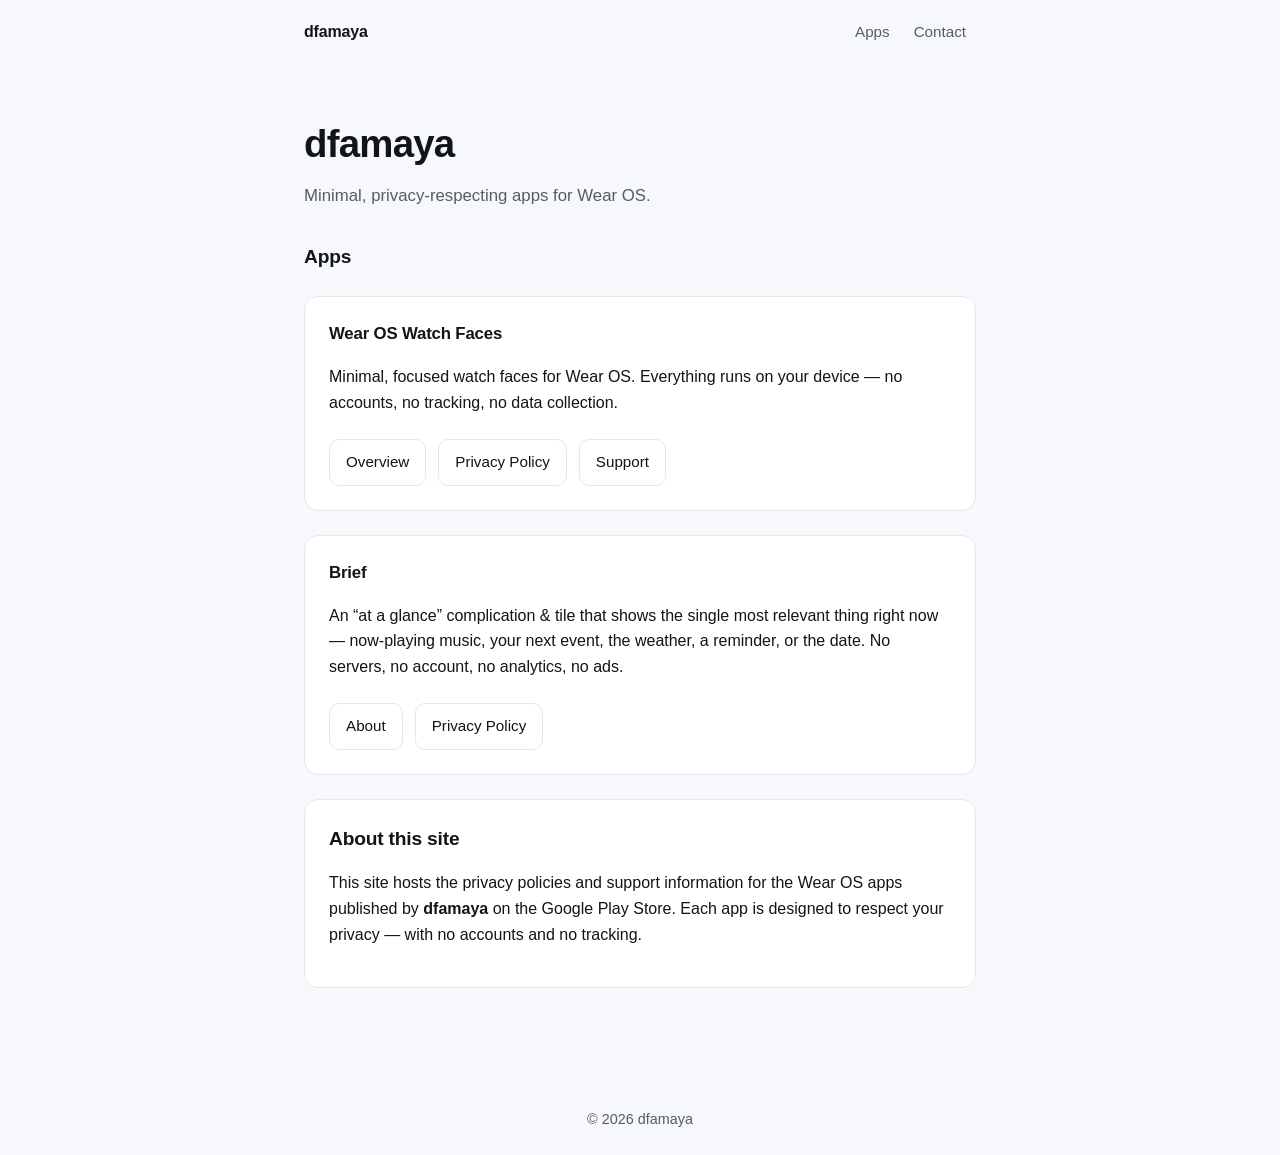
<file: index.html>
<!doctype html>
<html lang="en">
<head>
  <meta charset="utf-8" />
  <meta name="viewport" content="width=device-width, initial-scale=1" />
  <title>dfamaya — Wear OS Apps</title>
  <meta name="description" content="Privacy policies and support for the Wear OS apps by dfamaya." />
  <link rel="stylesheet" href="style.css" />
</head>
<body>
  <header class="site">
    <div class="bar">
      <div class="crumbs">
        <a class="brand" href="./">dfamaya</a>
      </div>
      <nav aria-label="Site">
        <a href="#apps">Apps</a>
        <a href="mailto:developerdfa@gmail.com">Contact</a>
      </nav>
    </div>
  </header>

  <main>
    <h1>dfamaya</h1>
    <p class="tagline">Minimal, privacy-respecting apps for Wear OS.</p>

    <section id="apps">
      <h2>Apps</h2>

      <div class="card">
        <h3>Wear OS Watch Faces</h3>
        <p>
          Minimal, focused watch faces for Wear OS. Everything runs on your
          device &mdash; no accounts, no tracking, no data collection.
        </p>
        <div class="links">
          <a href="watchfaces/">Overview</a>
          <a href="watchfaces/privacy.html">Privacy Policy</a>
          <a href="watchfaces/support.html">Support</a>
        </div>
      </div>

      <div class="card">
        <h3>Brief</h3>
        <p>
          An &ldquo;at a glance&rdquo; complication &amp; tile that shows the
          single most relevant thing right now &mdash; now-playing music, your
          next event, the weather, a reminder, or the date. No servers, no
          account, no analytics, no ads.
        </p>
        <div class="links">
          <a href="brief/">About</a>
          <a href="brief/privacy.html">Privacy Policy</a>
        </div>
      </div>
    </section>

    <div class="card">
      <h2>About this site</h2>
      <p>
        This site hosts the privacy policies and support information for the
        Wear OS apps published by <strong>dfamaya</strong> on the Google Play
        Store. Each app is designed to respect your privacy &mdash; with no
        accounts and no tracking.
      </p>
    </div>
  </main>

  <footer>
    &copy; <span id="year"></span> dfamaya
  </footer>
  <script>document.getElementById('year').textContent = new Date().getFullYear();</script>
</body>
</html>
</file>
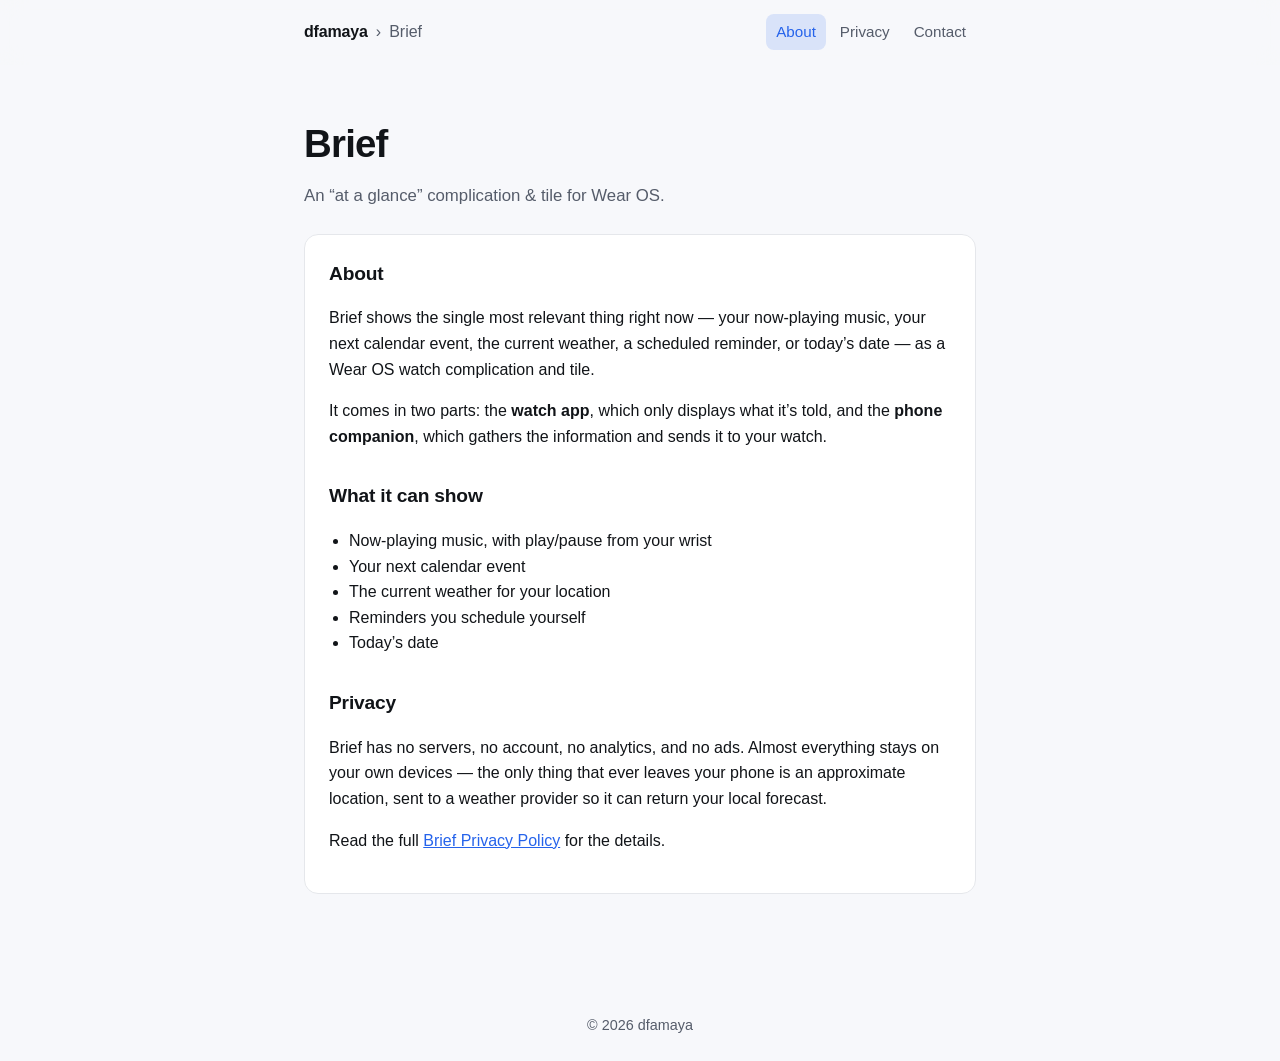
<file: brief/index.html>
<!doctype html>
<html lang="en">
<head>
  <meta charset="utf-8" />
  <meta name="viewport" content="width=device-width, initial-scale=1" />
  <title>Brief — Wear OS Complication &amp; Tile</title>
  <meta name="description" content="Brief is an 'at a glance' Wear OS complication and tile by dfamaya. About, privacy, and contact." />
  <link rel="stylesheet" href="../style.css" />
</head>
<body>
  <header class="site">
    <div class="bar">
      <div class="crumbs">
        <a class="brand" href="../">dfamaya</a>
        <span class="sep" aria-hidden="true">›</span>
        <a class="section" href="./">Brief</a>
      </div>
      <nav aria-label="Brief sections">
        <a href="./" aria-current="page">About</a>
        <a href="privacy.html">Privacy</a>
        <a href="mailto:developerdfa@gmail.com">Contact</a>
      </nav>
    </div>
  </header>

  <main>
    <h1>Brief</h1>
    <p class="tagline">An &ldquo;at a glance&rdquo; complication &amp; tile for Wear OS.</p>

    <div class="card">
      <h2>About</h2>
      <p>
        Brief shows the single most relevant thing right now &mdash; your
        now-playing music, your next calendar event, the current weather, a
        scheduled reminder, or today&rsquo;s date &mdash; as a Wear OS watch
        complication and tile.
      </p>
      <p>
        It comes in two parts: the <strong>watch app</strong>, which only
        displays what it&rsquo;s told, and the <strong>phone companion</strong>,
        which gathers the information and sends it to your watch.
      </p>

      <h2>What it can show</h2>
      <ul>
        <li>Now-playing music, with play/pause from your wrist</li>
        <li>Your next calendar event</li>
        <li>The current weather for your location</li>
        <li>Reminders you schedule yourself</li>
        <li>Today&rsquo;s date</li>
      </ul>

      <h2>Privacy</h2>
      <p>
        Brief has no servers, no account, no analytics, and no ads. Almost
        everything stays on your own devices &mdash; the only thing that ever
        leaves your phone is an approximate location, sent to a weather provider
        so it can return your local forecast.
      </p>
      <p>
        Read the full <a href="privacy.html">Brief Privacy Policy</a> for the
        details.
      </p>
    </div>
  </main>

  <footer>
    &copy; <span id="year"></span> dfamaya
  </footer>
  <script>document.getElementById('year').textContent = new Date().getFullYear();</script>
</body>
</html>
</file>
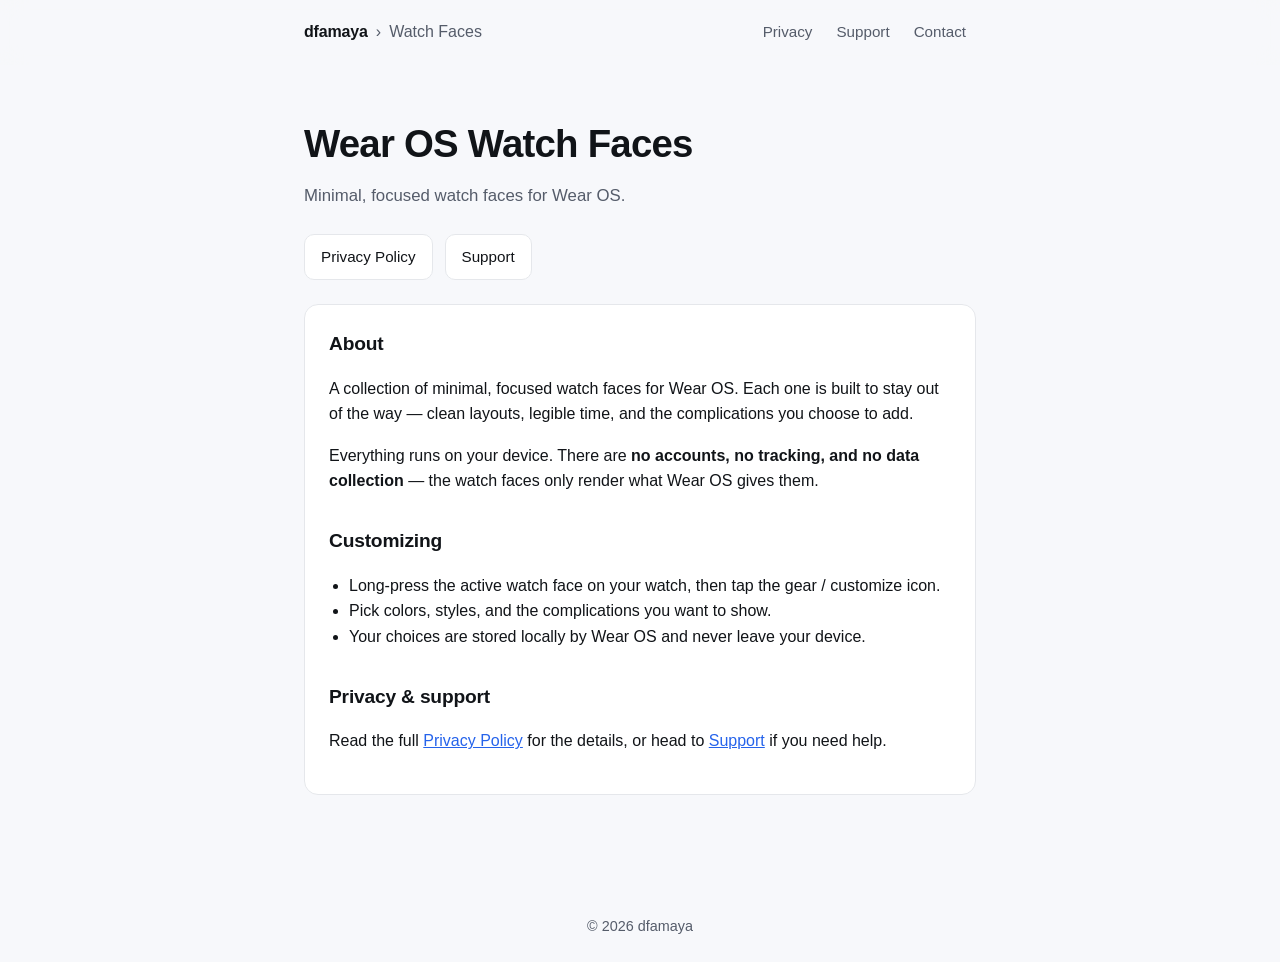
<file: watchfaces/index.html>
<!doctype html>
<html lang="en">
<head>
  <meta charset="utf-8" />
  <meta name="viewport" content="width=device-width, initial-scale=1" />
  <title>Wear OS Watch Faces — dfamaya</title>
  <meta name="description" content="Minimal, privacy-respecting watch faces for Wear OS by dfamaya. About, privacy, and support." />
  <link rel="stylesheet" href="../style.css" />
</head>
<body>
  <header class="site">
    <div class="bar">
      <div class="crumbs">
        <a class="brand" href="../">dfamaya</a>
        <span class="sep" aria-hidden="true">›</span>
        <a class="section" href="./">Watch Faces</a>
      </div>
      <nav aria-label="Watch Faces sections">
        <a href="privacy.html">Privacy</a>
        <a href="support.html">Support</a>
        <a href="mailto:developerdfa@gmail.com">Contact</a>
      </nav>
    </div>
  </header>

  <main>
    <h1>Wear OS Watch Faces</h1>
    <p class="tagline">Minimal, focused watch faces for Wear OS.</p>

    <div class="links">
      <a href="privacy.html">Privacy Policy</a>
      <a href="support.html">Support</a>
    </div>

    <div class="card">
      <h2>About</h2>
      <p>
        A collection of minimal, focused watch faces for Wear OS. Each one is
        built to stay out of the way &mdash; clean layouts, legible time, and the
        complications you choose to add.
      </p>
      <p>
        Everything runs on your device. There are <strong>no accounts, no
        tracking, and no data collection</strong> &mdash; the watch faces only
        render what Wear OS gives them.
      </p>

      <h2>Customizing</h2>
      <ul>
        <li>Long-press the active watch face on your watch, then tap the gear / customize icon.</li>
        <li>Pick colors, styles, and the complications you want to show.</li>
        <li>Your choices are stored locally by Wear OS and never leave your device.</li>
      </ul>

      <h2>Privacy &amp; support</h2>
      <p>
        Read the full <a href="privacy.html">Privacy Policy</a> for the details,
        or head to <a href="support.html">Support</a> if you need help.
      </p>
    </div>
  </main>

  <footer>
    &copy; <span id="year"></span> dfamaya
  </footer>
  <script>document.getElementById('year').textContent = new Date().getFullYear();</script>
</body>
</html>
</file>
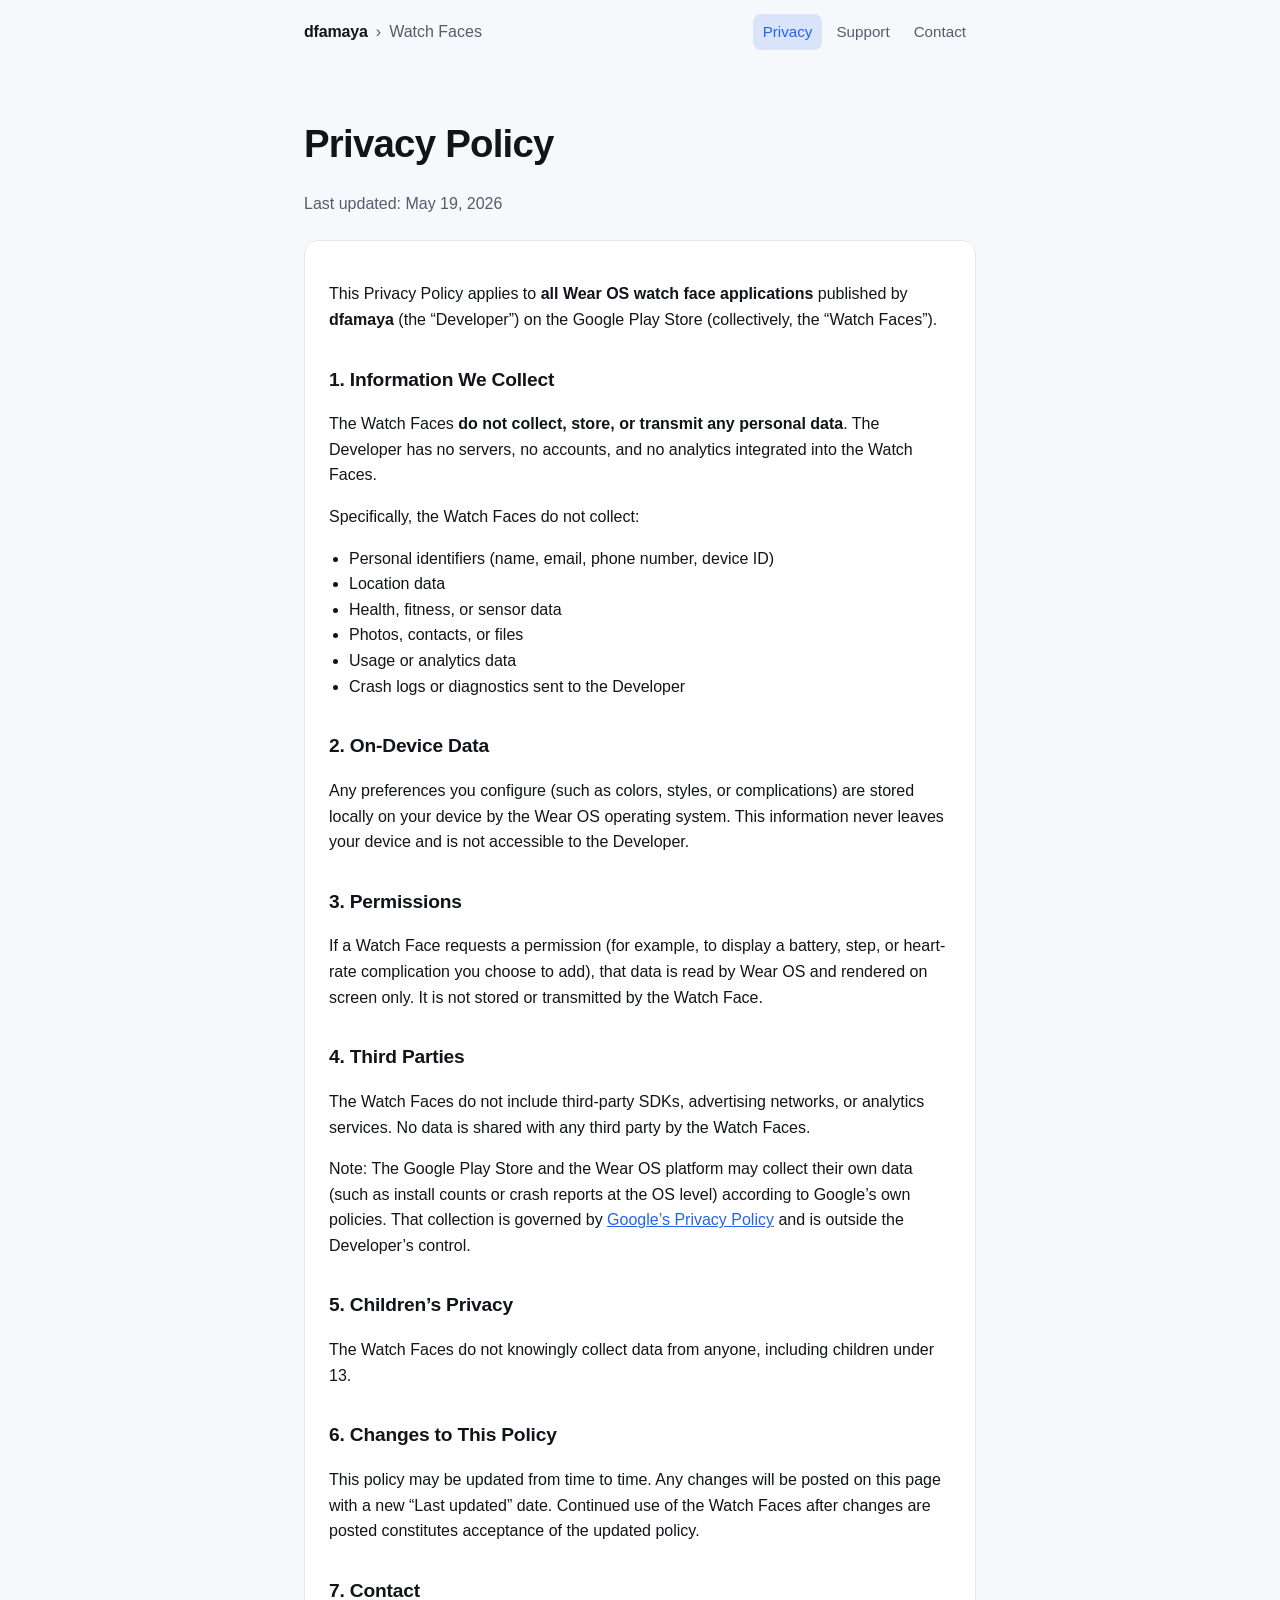
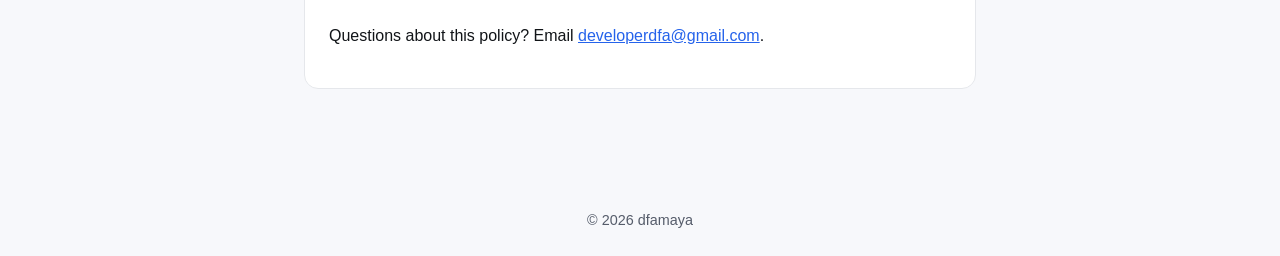
<file: privacy.html>
<!doctype html>
<html lang="en">
<head>
  <meta charset="utf-8" />
  <meta name="viewport" content="width=device-width, initial-scale=1" />
  <title>Redirecting… — dfamaya Watch Faces Privacy Policy</title>
  <link rel="canonical" href="watchfaces/privacy.html" />
  <meta http-equiv="refresh" content="0; url=watchfaces/privacy.html" />
  <meta name="robots" content="noindex" />
  <script>location.replace('watchfaces/privacy.html');</script>
</head>
<body>
  <p>This page has moved to
    <a href="watchfaces/privacy.html">watchfaces/privacy.html</a>.</p>
</body>
</html>
</file>
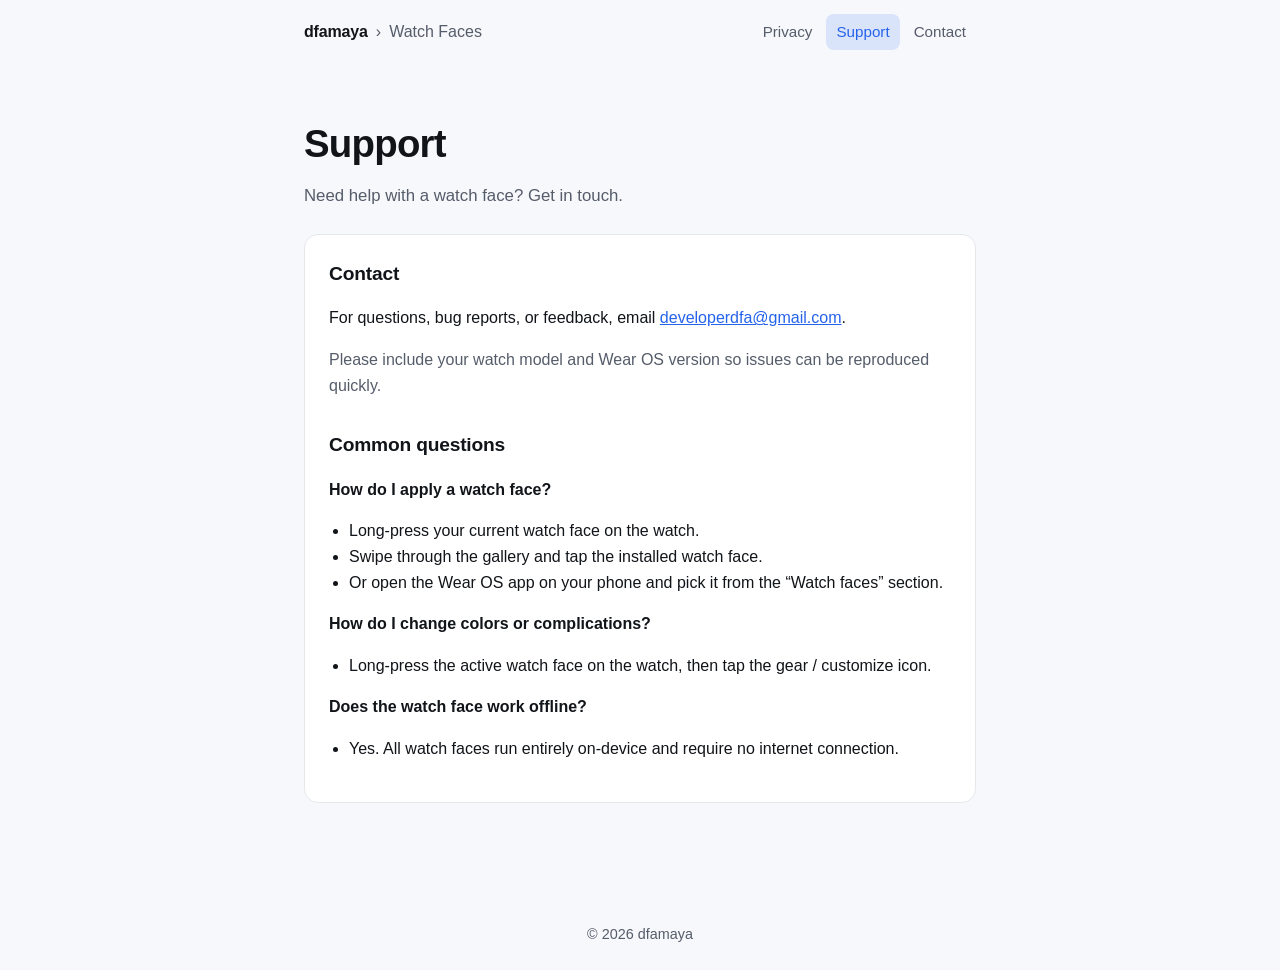
<file: support.html>
<!doctype html>
<html lang="en">
<head>
  <meta charset="utf-8" />
  <meta name="viewport" content="width=device-width, initial-scale=1" />
  <title>Redirecting… — dfamaya Watch Faces Support</title>
  <link rel="canonical" href="watchfaces/support.html" />
  <meta http-equiv="refresh" content="0; url=watchfaces/support.html" />
  <meta name="robots" content="noindex" />
  <script>location.replace('watchfaces/support.html');</script>
</head>
<body>
  <p>This page has moved to
    <a href="watchfaces/support.html">watchfaces/support.html</a>.</p>
</body>
</html>
</file>
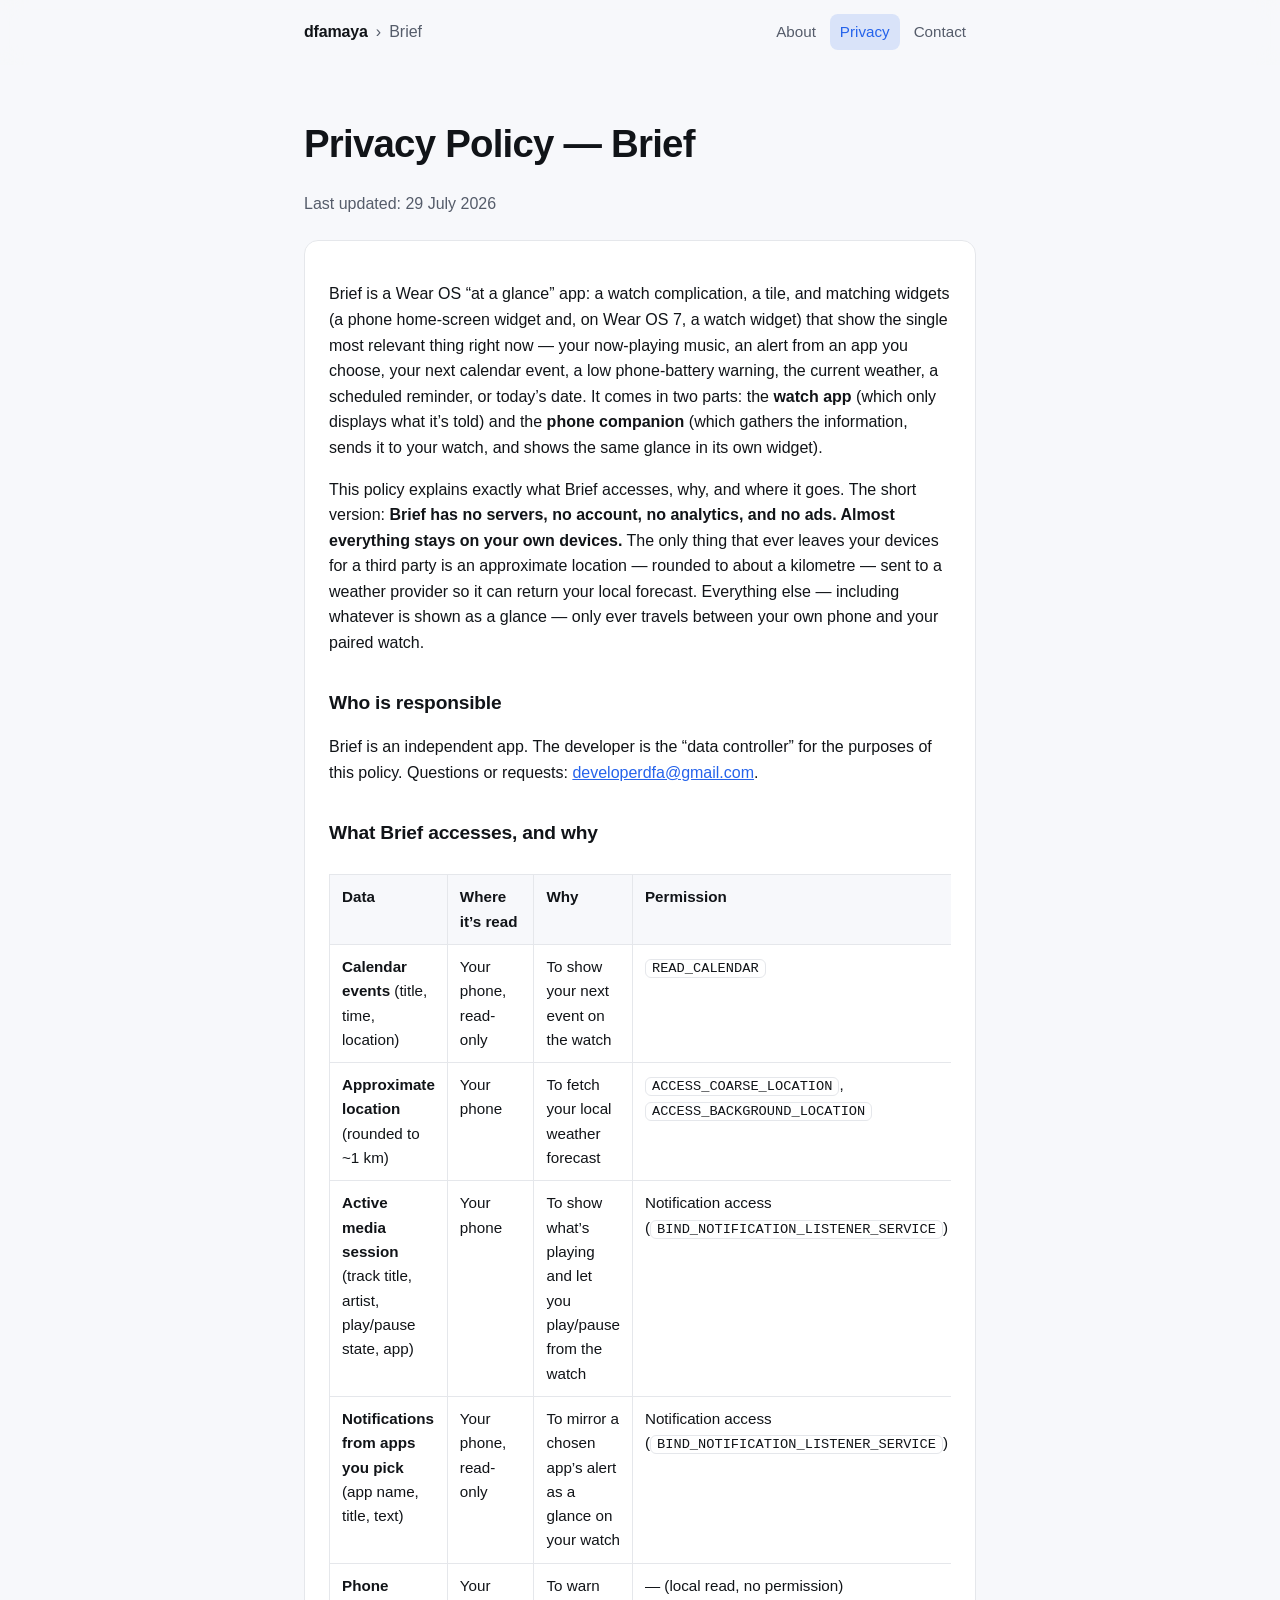
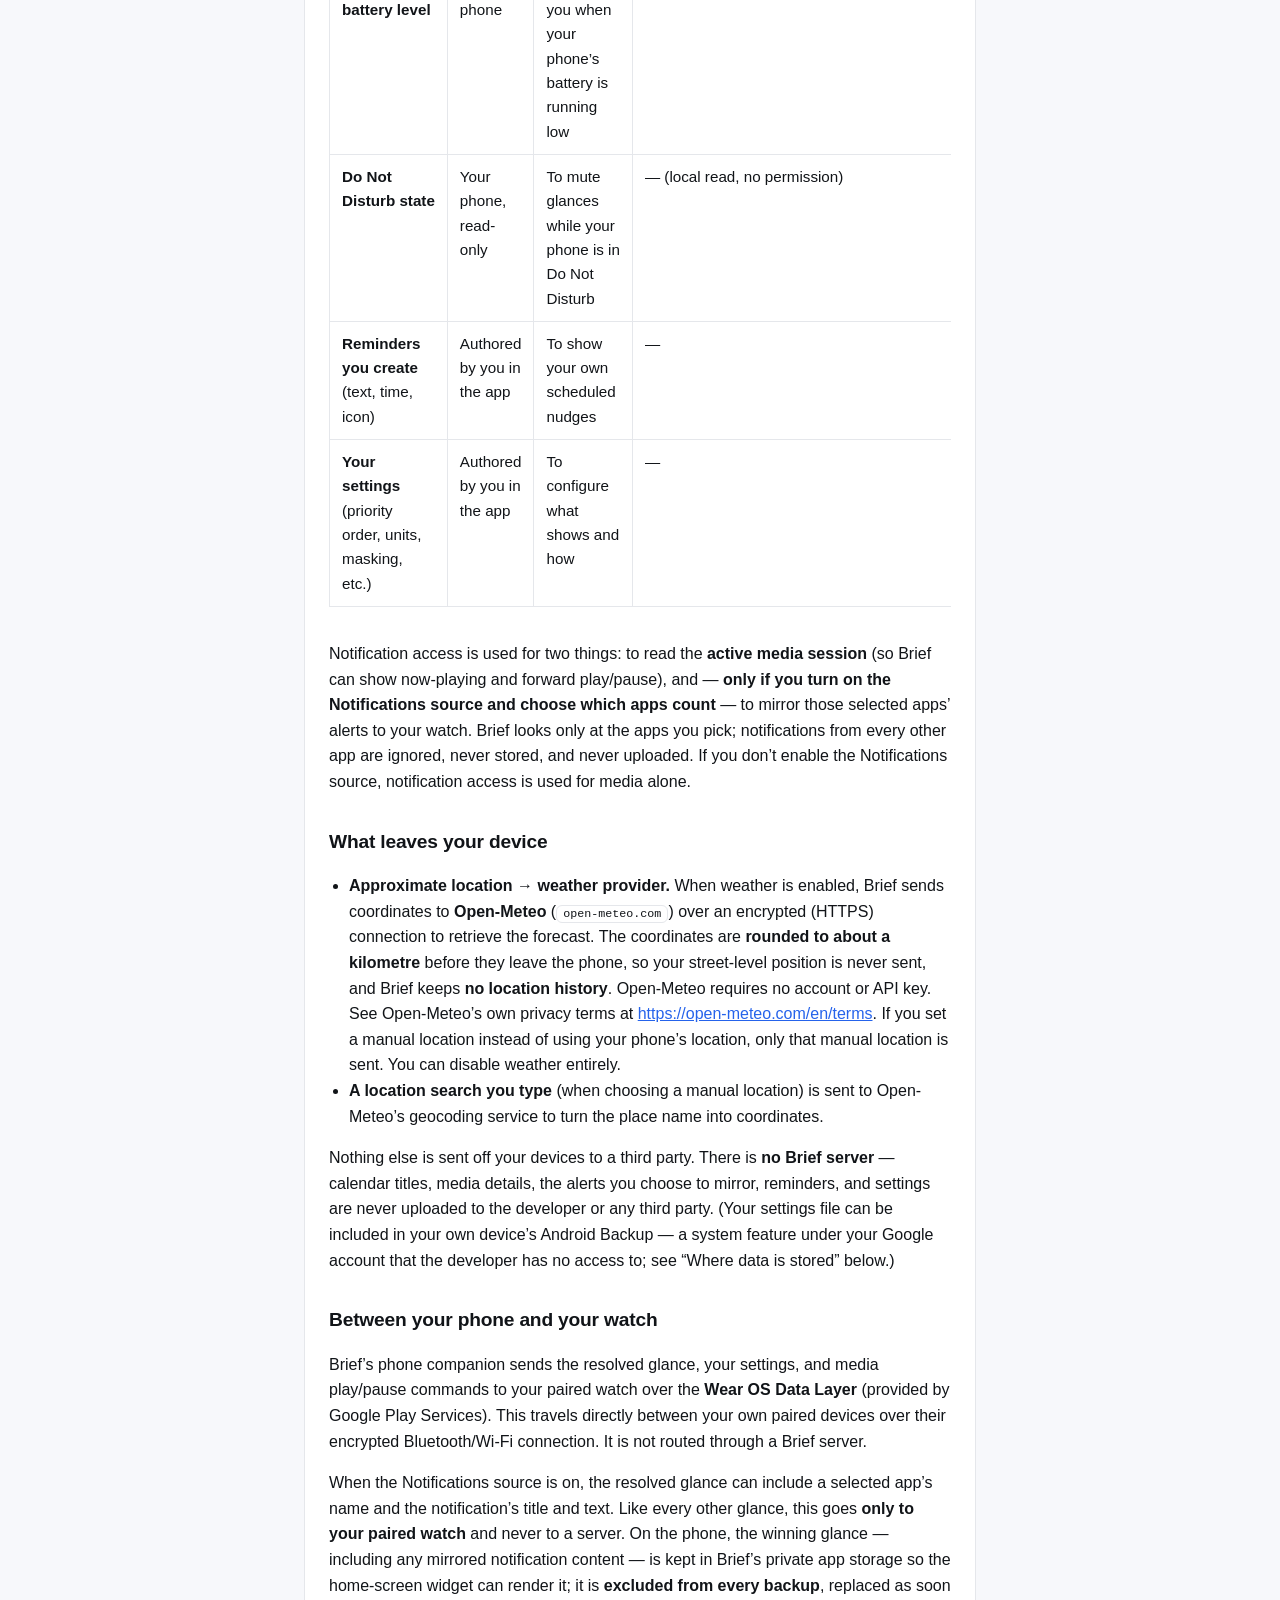
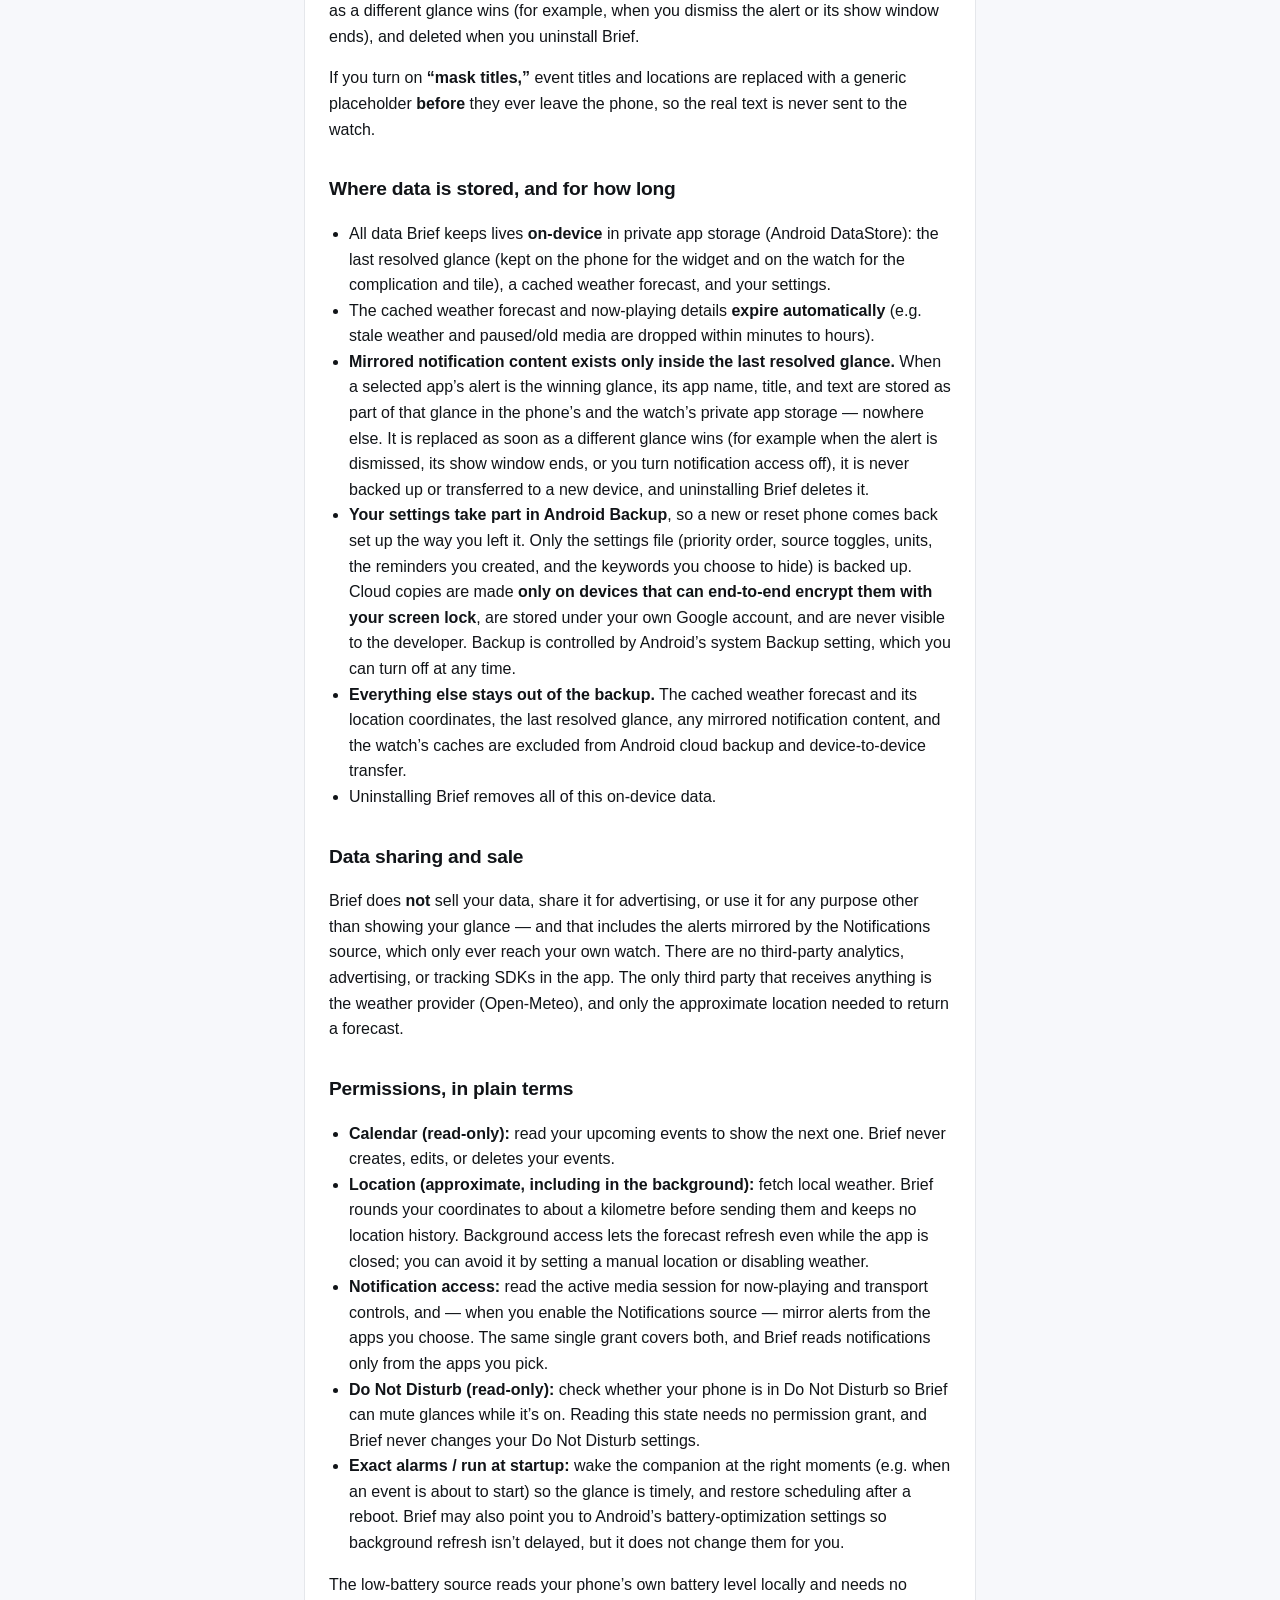
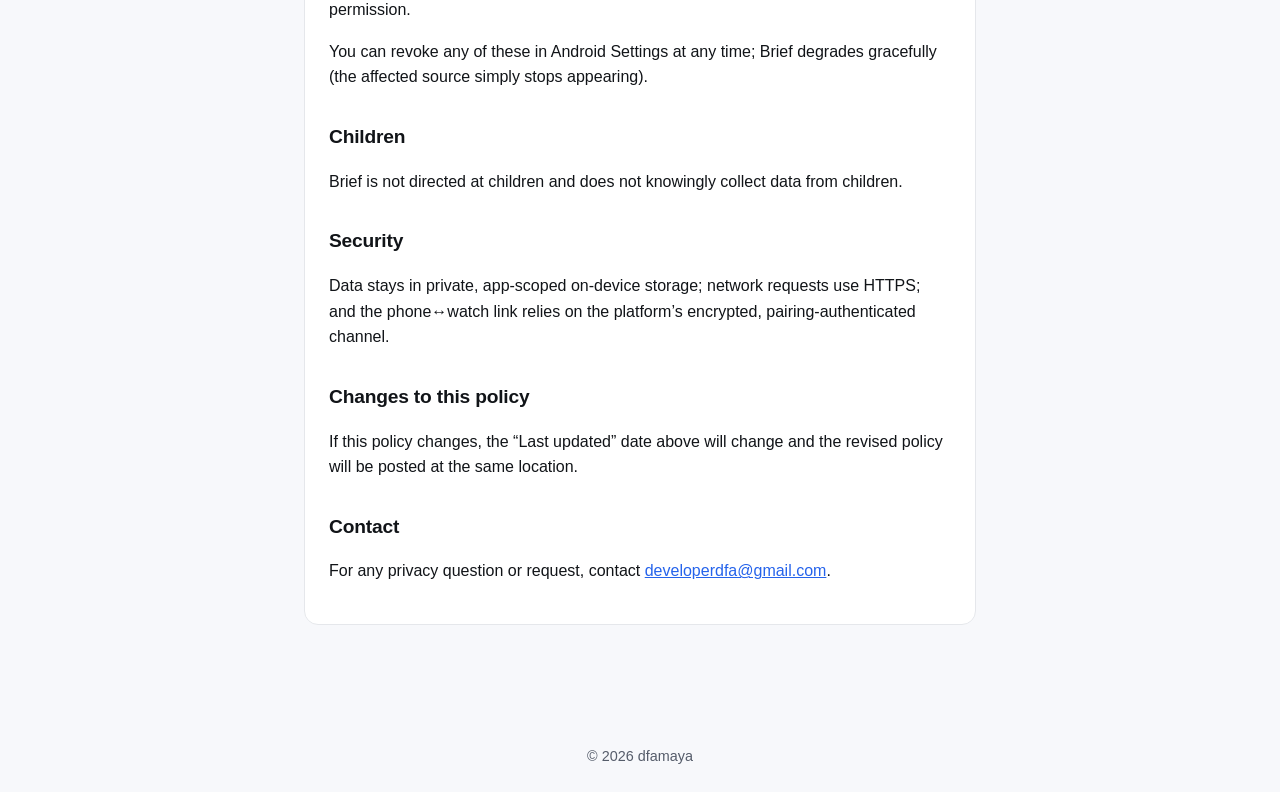
<file: brief/privacy.html>
<!doctype html>
<html lang="en">
<head>
  <meta charset="utf-8" />
  <meta name="viewport" content="width=device-width, initial-scale=1" />
  <title>Privacy Policy — Brief</title>
  <meta name="description" content="Privacy policy for Brief, the 'at a glance' Wear OS complication and tile by dfamaya." />
  <link rel="stylesheet" href="../style.css" />
</head>
<body>
  <header class="site">
    <div class="bar">
      <div class="crumbs">
        <a class="brand" href="../">dfamaya</a>
        <span class="sep" aria-hidden="true">›</span>
        <a class="section" href="./">Brief</a>
      </div>
      <nav aria-label="Brief sections">
        <a href="./">About</a>
        <a href="privacy.html" aria-current="page">Privacy</a>
        <a href="mailto:developerdfa@gmail.com">Contact</a>
      </nav>
    </div>
  </header>

  <main>
    <h1>Privacy Policy &mdash; Brief</h1>
    <p class="muted">Last updated: 29 July 2026</p>

    <div class="card">
      <p>
        Brief is a Wear OS &ldquo;at a glance&rdquo; app: a watch complication,
        a tile, and matching widgets (a phone home-screen widget and, on
        Wear OS 7, a watch widget) that show the single most relevant thing
        right now &mdash; your now-playing music, an alert from an app you
        choose, your next calendar event, a low phone-battery warning, the
        current weather, a scheduled reminder, or today&rsquo;s date. It comes
        in two parts: the <strong>watch app</strong> (which only displays what
        it&rsquo;s told) and the <strong>phone companion</strong> (which gathers
        the information, sends it to your watch, and shows the same glance in
        its own widget).
      </p>
      <p>
        This policy explains exactly what Brief accesses, why, and where it goes.
        The short version: <strong>Brief has no servers, no account, no
        analytics, and no ads. Almost everything stays on your own
        devices.</strong> The only thing that ever leaves your devices for a
        third party is an approximate location &mdash; rounded to about a
        kilometre &mdash; sent to a weather provider so it can return your local
        forecast. Everything else &mdash; including whatever is shown as a glance
        &mdash; only ever travels between your own phone and your paired watch.
      </p>

      <h2>Who is responsible</h2>
      <p>
        Brief is an independent app. The developer is the &ldquo;data
        controller&rdquo; for the purposes of this policy. Questions or requests:
        <a href="mailto:developerdfa@gmail.com">developerdfa@gmail.com</a>.
      </p>

      <h2>What Brief accesses, and why</h2>
      <div class="table-wrap">
        <table>
          <thead>
            <tr>
              <th>Data</th>
              <th>Where it&rsquo;s read</th>
              <th>Why</th>
              <th>Permission</th>
            </tr>
          </thead>
          <tbody>
            <tr>
              <td><strong>Calendar events</strong> (title, time, location)</td>
              <td>Your phone, read-only</td>
              <td>To show your next event on the watch</td>
              <td><code>READ_CALENDAR</code></td>
            </tr>
            <tr>
              <td><strong>Approximate location</strong> (rounded to ~1 km)</td>
              <td>Your phone</td>
              <td>To fetch your local weather forecast</td>
              <td><code>ACCESS_COARSE_LOCATION</code>, <code>ACCESS_BACKGROUND_LOCATION</code></td>
            </tr>
            <tr>
              <td><strong>Active media session</strong> (track title, artist, play/pause state, app)</td>
              <td>Your phone</td>
              <td>To show what&rsquo;s playing and let you play/pause from the watch</td>
              <td>Notification access (<code>BIND_NOTIFICATION_LISTENER_SERVICE</code>)</td>
            </tr>
            <tr>
              <td><strong>Notifications from apps you pick</strong> (app name, title, text)</td>
              <td>Your phone, read-only</td>
              <td>To mirror a chosen app&rsquo;s alert as a glance on your watch</td>
              <td>Notification access (<code>BIND_NOTIFICATION_LISTENER_SERVICE</code>)</td>
            </tr>
            <tr>
              <td><strong>Phone battery level</strong></td>
              <td>Your phone</td>
              <td>To warn you when your phone&rsquo;s battery is running low</td>
              <td>&mdash; (local read, no permission)</td>
            </tr>
            <tr>
              <td><strong>Do Not Disturb state</strong></td>
              <td>Your phone, read-only</td>
              <td>To mute glances while your phone is in Do Not Disturb</td>
              <td>&mdash; (local read, no permission)</td>
            </tr>
            <tr>
              <td><strong>Reminders you create</strong> (text, time, icon)</td>
              <td>Authored by you in the app</td>
              <td>To show your own scheduled nudges</td>
              <td>&mdash;</td>
            </tr>
            <tr>
              <td><strong>Your settings</strong> (priority order, units, masking, etc.)</td>
              <td>Authored by you in the app</td>
              <td>To configure what shows and how</td>
              <td>&mdash;</td>
            </tr>
          </tbody>
        </table>
      </div>
      <p>
        Notification access is used for two things: to read the <strong>active
        media session</strong> (so Brief can show now-playing and forward
        play/pause), and &mdash; <strong>only if you turn on the Notifications
        source and choose which apps count</strong> &mdash; to mirror those
        selected apps&rsquo; alerts to your watch. Brief looks only at the apps
        you pick; notifications from every other app are ignored, never stored,
        and never uploaded. If you don&rsquo;t enable the Notifications source,
        notification access is used for media alone.
      </p>

      <h2>What leaves your device</h2>
      <ul>
        <li>
          <strong>Approximate location &rarr; weather provider.</strong> When
          weather is enabled, Brief sends coordinates to
          <strong>Open-Meteo</strong> (<code>open-meteo.com</code>) over an
          encrypted (HTTPS) connection to retrieve the forecast. The coordinates
          are <strong>rounded to about a kilometre</strong> before they leave the
          phone, so your street-level position is never sent, and Brief keeps
          <strong>no location history</strong>. Open-Meteo requires no account or
          API key. See Open-Meteo&rsquo;s own privacy terms at
          <a href="https://open-meteo.com/en/terms" target="_blank" rel="noopener">https://open-meteo.com/en/terms</a>.
          If you set a manual location instead of using your phone&rsquo;s
          location, only that manual location is sent. You can disable weather
          entirely.
        </li>
        <li>
          <strong>A location search you type</strong> (when choosing a manual
          location) is sent to Open-Meteo&rsquo;s geocoding service to turn the
          place name into coordinates.
        </li>
      </ul>
      <p>
        Nothing else is sent off your devices to a third party. There is
        <strong>no Brief server</strong> &mdash; calendar titles, media details,
        the alerts you choose to mirror, reminders, and settings are never
        uploaded to the developer or any third party. (Your settings file can be
        included in your own device&rsquo;s Android Backup &mdash; a system
        feature under your Google account that the developer has no access to;
        see &ldquo;Where data is stored&rdquo; below.)
      </p>

      <h2>Between your phone and your watch</h2>
      <p>
        Brief&rsquo;s phone companion sends the resolved glance, your settings,
        and media play/pause commands to your paired watch over the
        <strong>Wear OS Data Layer</strong> (provided by Google Play Services).
        This travels directly between your own paired devices over their
        encrypted Bluetooth/Wi-Fi connection. It is not routed through a Brief
        server.
      </p>
      <p>
        When the Notifications source is on, the resolved glance can include a
        selected app&rsquo;s name and the notification&rsquo;s title and text.
        Like every other glance, this goes <strong>only to your paired
        watch</strong> and never to a server. On the phone, the winning glance
        &mdash; including any mirrored notification content &mdash; is kept in
        Brief&rsquo;s private app storage so the home-screen widget can render
        it; it is <strong>excluded from every backup</strong>, replaced as soon
        as a different glance wins (for example, when you dismiss the alert or
        its show window ends), and deleted when you uninstall Brief.
      </p>
      <p>
        If you turn on <strong>&ldquo;mask titles,&rdquo;</strong> event titles
        and locations are replaced with a generic placeholder
        <strong>before</strong> they ever leave the phone, so the real text is
        never sent to the watch.
      </p>

      <h2>Where data is stored, and for how long</h2>
      <ul>
        <li>
          All data Brief keeps lives <strong>on-device</strong> in private app
          storage (Android DataStore): the last resolved glance (kept on the
          phone for the widget and on the watch for the complication and tile),
          a cached weather forecast, and your settings.
        </li>
        <li>
          The cached weather forecast and now-playing details <strong>expire
          automatically</strong> (e.g. stale weather and paused/old media are
          dropped within minutes to hours).
        </li>
        <li>
          <strong>Mirrored notification content exists only inside the last
          resolved glance.</strong> When a selected app&rsquo;s alert is the
          winning glance, its app name, title, and text are stored as part of
          that glance in the phone&rsquo;s and the watch&rsquo;s private app
          storage &mdash; nowhere else. It is replaced as soon as a different
          glance wins (for example when the alert is dismissed, its show window
          ends, or you turn notification access off), it is never backed up or
          transferred to a new device, and uninstalling Brief deletes it.
        </li>
        <li>
          <strong>Your settings take part in Android Backup</strong>, so a new or
          reset phone comes back set up the way you left it. Only the settings
          file (priority order, source toggles, units, the reminders you created,
          and the keywords you choose to hide) is backed up. Cloud copies are
          made <strong>only on devices that can end-to-end encrypt them with your
          screen lock</strong>, are stored under your own Google account, and are
          never visible to the developer. Backup is controlled by Android&rsquo;s
          system Backup setting, which you can turn off at any time.
        </li>
        <li>
          <strong>Everything else stays out of the backup.</strong> The cached
          weather forecast and its location coordinates, the last resolved
          glance, any mirrored notification content, and the watch&rsquo;s caches
          are excluded from Android cloud backup and device-to-device transfer.
        </li>
        <li>Uninstalling Brief removes all of this on-device data.</li>
      </ul>

      <h2>Data sharing and sale</h2>
      <p>
        Brief does <strong>not</strong> sell your data, share it for advertising,
        or use it for any purpose other than showing your glance &mdash; and that
        includes the alerts mirrored by the Notifications source, which only ever
        reach your own watch. There are no third-party analytics, advertising, or
        tracking SDKs in the app. The only third party that receives anything is
        the weather provider (Open-Meteo), and only the approximate location
        needed to return a forecast.
      </p>

      <h2>Permissions, in plain terms</h2>
      <ul>
        <li>
          <strong>Calendar (read-only):</strong> read your upcoming events to
          show the next one. Brief never creates, edits, or deletes your events.
        </li>
        <li>
          <strong>Location (approximate, including in the background):</strong>
          fetch local weather. Brief rounds your coordinates to about a kilometre
          before sending them and keeps no location history. Background access
          lets the forecast refresh even while the app is closed; you can avoid it
          by setting a manual location or disabling weather.
        </li>
        <li>
          <strong>Notification access:</strong> read the active media session for
          now-playing and transport controls, and &mdash; when you enable the
          Notifications source &mdash; mirror alerts from the apps you choose. The
          same single grant covers both, and Brief reads notifications only from
          the apps you pick.
        </li>
        <li>
          <strong>Do Not Disturb (read-only):</strong> check whether your phone
          is in Do Not Disturb so Brief can mute glances while it&rsquo;s on.
          Reading this state needs no permission grant, and Brief never changes
          your Do Not Disturb settings.
        </li>
        <li>
          <strong>Exact alarms / run at startup:</strong> wake the companion at
          the right moments (e.g. when an event is about to start) so the glance
          is timely, and restore scheduling after a reboot. Brief may also point
          you to Android&rsquo;s battery-optimization settings so background
          refresh isn&rsquo;t delayed, but it does not change them for you.
        </li>
      </ul>
      <p>
        The low-battery source reads your phone&rsquo;s own battery level locally
        and needs no permission.
      </p>
      <p>
        You can revoke any of these in Android Settings at any time; Brief
        degrades gracefully (the affected source simply stops appearing).
      </p>

      <h2>Children</h2>
      <p>
        Brief is not directed at children and does not knowingly collect data
        from children.
      </p>

      <h2>Security</h2>
      <p>
        Data stays in private, app-scoped on-device storage; network requests use
        HTTPS; and the phone&harr;watch link relies on the platform&rsquo;s
        encrypted, pairing-authenticated channel.
      </p>

      <h2>Changes to this policy</h2>
      <p>
        If this policy changes, the &ldquo;Last updated&rdquo; date above will
        change and the revised policy will be posted at the same location.
      </p>

      <h2>Contact</h2>
      <p>
        For any privacy question or request, contact
        <a href="mailto:developerdfa@gmail.com">developerdfa@gmail.com</a>.
      </p>
    </div>
  </main>

  <footer>
    &copy; <span id="year"></span> dfamaya
  </footer>
  <script>document.getElementById('year').textContent = new Date().getFullYear();</script>
</body>
</html>
</file>
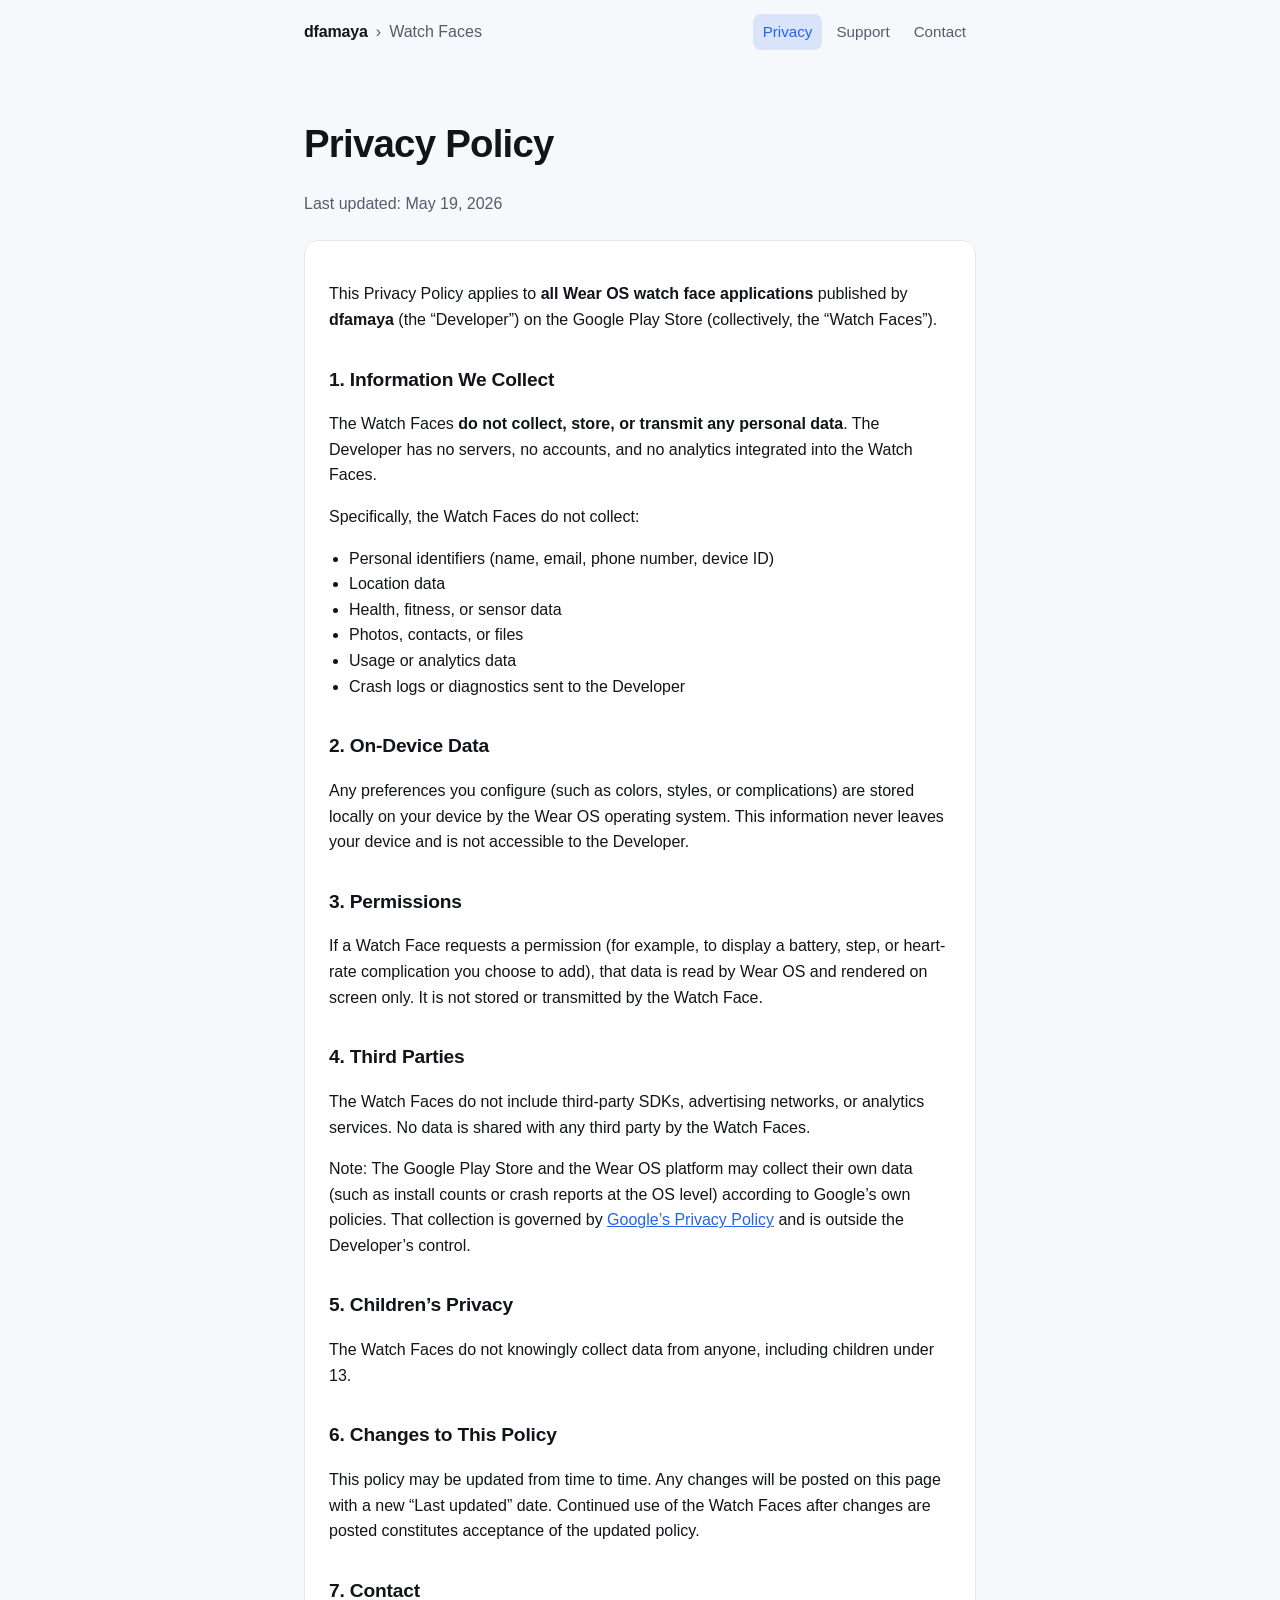
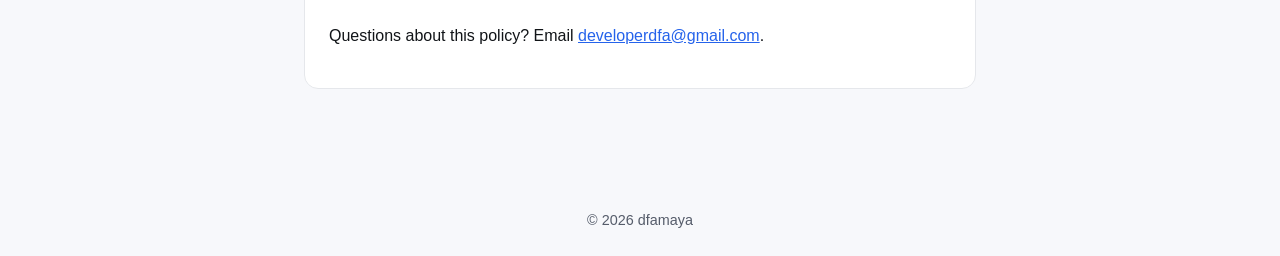
<file: watchfaces/privacy.html>
<!doctype html>
<html lang="en">
<head>
  <meta charset="utf-8" />
  <meta name="viewport" content="width=device-width, initial-scale=1" />
  <title>Privacy Policy — dfamaya Watch Faces</title>
  <meta name="description" content="Privacy policy for all Wear OS watch faces published by dfamaya." />
  <link rel="stylesheet" href="../style.css" />
</head>
<body>
  <header class="site">
    <div class="bar">
      <div class="crumbs">
        <a class="brand" href="../">dfamaya</a>
        <span class="sep" aria-hidden="true">›</span>
        <a class="section" href="./">Watch Faces</a>
      </div>
      <nav aria-label="Watch Faces sections">
        <a href="privacy.html" aria-current="page">Privacy</a>
        <a href="support.html">Support</a>
        <a href="mailto:developerdfa@gmail.com">Contact</a>
      </nav>
    </div>
  </header>

  <main>
    <h1>Privacy Policy</h1>
    <p class="muted">Last updated: May 19, 2026</p>

    <div class="card">
      <p>
        This Privacy Policy applies to <strong>all Wear OS watch face
        applications</strong> published by <strong>dfamaya</strong>
        (the &ldquo;Developer&rdquo;) on the Google Play Store
        (collectively, the &ldquo;Watch Faces&rdquo;).
      </p>

      <h2>1. Information We Collect</h2>
      <p>
        The Watch Faces <strong>do not collect, store, or transmit any
        personal data</strong>. The Developer has no servers, no
        accounts, and no analytics integrated into the Watch Faces.
      </p>
      <p>Specifically, the Watch Faces do not collect:</p>
      <ul>
        <li>Personal identifiers (name, email, phone number, device ID)</li>
        <li>Location data</li>
        <li>Health, fitness, or sensor data</li>
        <li>Photos, contacts, or files</li>
        <li>Usage or analytics data</li>
        <li>Crash logs or diagnostics sent to the Developer</li>
      </ul>

      <h2>2. On-Device Data</h2>
      <p>
        Any preferences you configure (such as colors, styles, or
        complications) are stored locally on your device by the Wear OS
        operating system. This information never leaves your device and
        is not accessible to the Developer.
      </p>

      <h2>3. Permissions</h2>
      <p>
        If a Watch Face requests a permission (for example, to display a
        battery, step, or heart-rate complication you choose to add),
        that data is read by Wear OS and rendered on screen only. It is
        not stored or transmitted by the Watch Face.
      </p>

      <h2>4. Third Parties</h2>
      <p>
        The Watch Faces do not include third-party SDKs, advertising
        networks, or analytics services. No data is shared with any
        third party by the Watch Faces.
      </p>
      <p>
        Note: The Google Play Store and the Wear OS platform may
        collect their own data (such as install counts or crash reports
        at the OS level) according to Google&rsquo;s own policies. That
        collection is governed by
        <a href="https://policies.google.com/privacy" target="_blank" rel="noopener">Google&rsquo;s Privacy Policy</a>
        and is outside the Developer&rsquo;s control.
      </p>

      <h2>5. Children&rsquo;s Privacy</h2>
      <p>
        The Watch Faces do not knowingly collect data from anyone,
        including children under 13.
      </p>

      <h2>6. Changes to This Policy</h2>
      <p>
        This policy may be updated from time to time. Any changes will
        be posted on this page with a new &ldquo;Last updated&rdquo;
        date. Continued use of the Watch Faces after changes are posted
        constitutes acceptance of the updated policy.
      </p>

      <h2>7. Contact</h2>
      <p>
        Questions about this policy? Email
        <a href="mailto:developerdfa@gmail.com">developerdfa@gmail.com</a>.
      </p>
    </div>
  </main>

  <footer>
    &copy; <span id="year"></span> dfamaya
  </footer>
  <script>document.getElementById('year').textContent = new Date().getFullYear();</script>
</body>
</html>
</file>
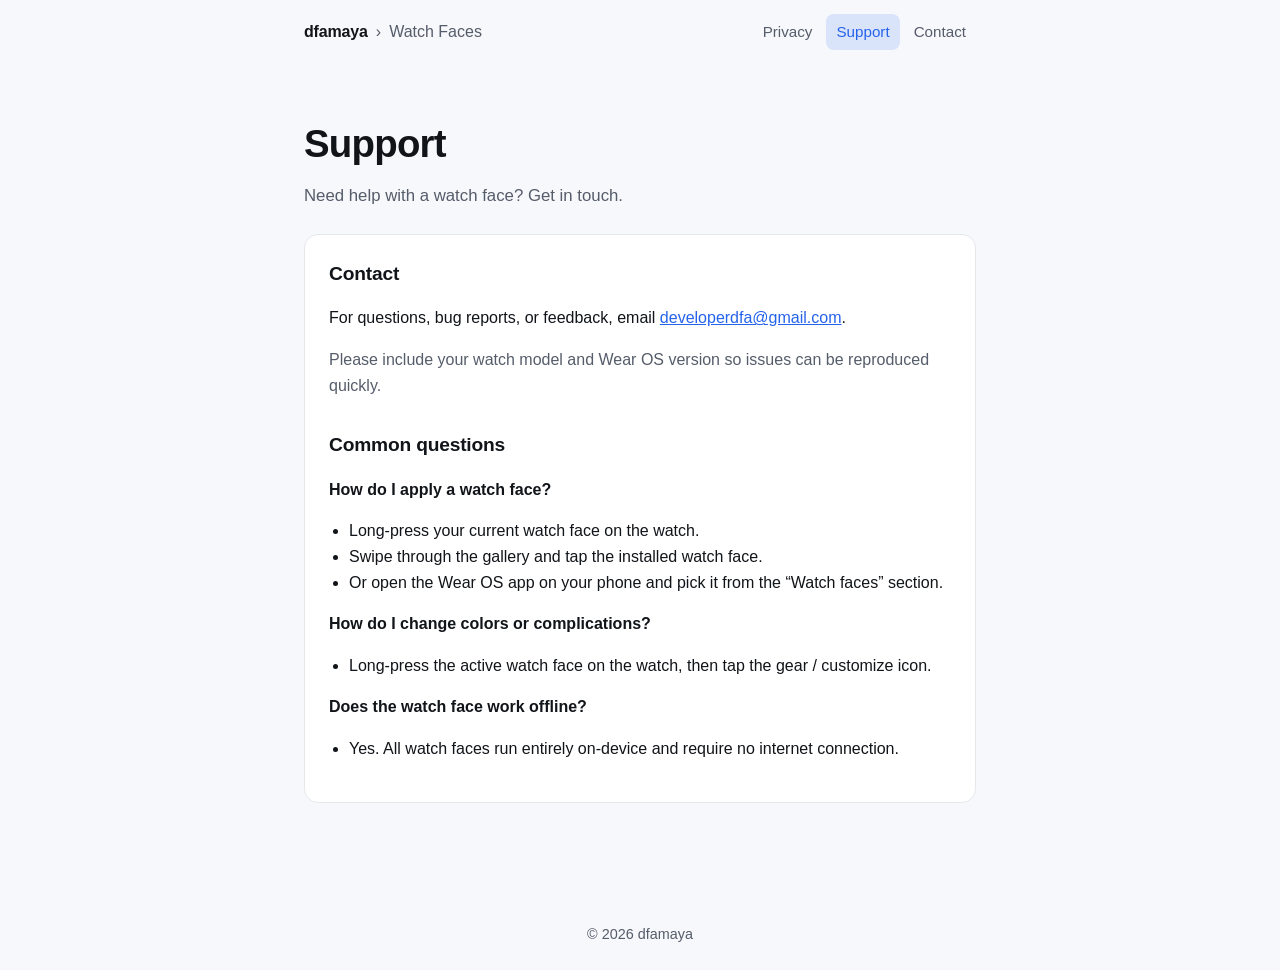
<file: watchfaces/support.html>
<!doctype html>
<html lang="en">
<head>
  <meta charset="utf-8" />
  <meta name="viewport" content="width=device-width, initial-scale=1" />
  <title>Support — dfamaya Watch Faces</title>
  <meta name="description" content="Support and contact information for Wear OS watch faces by dfamaya." />
  <link rel="stylesheet" href="../style.css" />
</head>
<body>
  <header class="site">
    <div class="bar">
      <div class="crumbs">
        <a class="brand" href="../">dfamaya</a>
        <span class="sep" aria-hidden="true">›</span>
        <a class="section" href="./">Watch Faces</a>
      </div>
      <nav aria-label="Watch Faces sections">
        <a href="privacy.html">Privacy</a>
        <a href="support.html" aria-current="page">Support</a>
        <a href="mailto:developerdfa@gmail.com">Contact</a>
      </nav>
    </div>
  </header>

  <main>
    <h1>Support</h1>
    <p class="tagline">Need help with a watch face? Get in touch.</p>

    <div class="card">
      <h2>Contact</h2>
      <p>
        For questions, bug reports, or feedback, email
        <a href="mailto:developerdfa@gmail.com">developerdfa@gmail.com</a>.
      </p>
      <p class="muted">
        Please include your watch model and Wear OS version so issues
        can be reproduced quickly.
      </p>

      <h2>Common questions</h2>
      <p><strong>How do I apply a watch face?</strong></p>
      <ul>
        <li>Long-press your current watch face on the watch.</li>
        <li>Swipe through the gallery and tap the installed watch face.</li>
        <li>Or open the Wear OS app on your phone and pick it from the &ldquo;Watch faces&rdquo; section.</li>
      </ul>

      <p><strong>How do I change colors or complications?</strong></p>
      <ul>
        <li>Long-press the active watch face on the watch, then tap the gear / customize icon.</li>
      </ul>

      <p><strong>Does the watch face work offline?</strong></p>
      <ul>
        <li>Yes. All watch faces run entirely on-device and require no internet connection.</li>
      </ul>
    </div>
  </main>

  <footer>
    &copy; <span id="year"></span> dfamaya
  </footer>
  <script>document.getElementById('year').textContent = new Date().getFullYear();</script>
</body>
</html>
</file>
<file: style.css>
:root {
  --bg: #0f1115;
  --surface: #161922;
  --text: #e6e8ee;
  --muted: #9aa3b2;
  --accent: #6ea8ff;
  --border: #232734;
  --radius: 14px;
  --max-width: 720px;
  --ease: cubic-bezier(0.22, 1, 0.36, 1);
}

@media (prefers-color-scheme: light) {
  :root {
    --bg: #f7f8fb;
    --surface: #ffffff;
    --text: #111418;
    --muted: #555c6a;
    --accent: #2563eb;
    --border: #e5e7eb;
  }
}

* { box-sizing: border-box; }

html, body {
  margin: 0;
  padding: 0;
  background: var(--bg);
  color: var(--text);
  font-family: -apple-system, BlinkMacSystemFont, "Segoe UI", Roboto,
    "Helvetica Neue", Arial, sans-serif;
  line-height: 1.6;
  -webkit-font-smoothing: antialiased;
}

/* Smooth in-page anchor scrolling, offset for the sticky header */
html {
  scroll-behavior: smooth;
  scroll-padding-block-start: 80px;
}

main {
  max-width: var(--max-width);
  margin: 0 auto;
  padding: 48px 24px 96px;
}

/* ----------------------------------------------------------------------------
   Sticky top bar (full-bleed blur, breadcrumb + section nav)
---------------------------------------------------------------------------- */
header.site {
  position: sticky;
  inset-block-start: 0;
  z-index: 10;
  background: color-mix(in srgb, var(--bg) 80%, transparent);
  -webkit-backdrop-filter: blur(12px) saturate(1.3);
  backdrop-filter: blur(12px) saturate(1.3);
  border-block-end: 1px solid transparent;
  transition: border-color 0.3s var(--ease), box-shadow 0.3s var(--ease);
}

/* Inner wrapper keeps content aligned with <main> while blur spans the page */
header.site > .bar {
  max-width: var(--max-width);
  margin-inline: auto;
  padding: 14px 24px;
  display: flex;
  align-items: center;
  justify-content: space-between;
  flex-wrap: wrap;
  gap: 6px 16px;
}

/* Breadcrumb: dfamaya  ›  <App> */
.crumbs {
  display: flex;
  align-items: center;
  gap: 8px;
  min-width: 0;
  font-size: 1rem;
}

.crumbs .brand {
  font-weight: 600;
  color: var(--text);
  text-decoration: none;
  letter-spacing: -0.01em;
  white-space: nowrap;
  transition: color 0.18s var(--ease);
}

.crumbs .brand:hover { color: var(--accent); }

.crumbs .sep {
  color: var(--muted);
  user-select: none;
}

.crumbs .section {
  color: var(--muted);
  text-decoration: none;
  white-space: nowrap;
  overflow: hidden;
  text-overflow: ellipsis;
  transition: color 0.18s var(--ease);
}

.crumbs .section:hover { color: var(--text); }

nav {
  display: flex;
  flex-wrap: wrap;
  align-items: center;
  gap: 4px;
}

nav a {
  position: relative;
  color: var(--muted);
  text-decoration: none;
  font-size: 0.95rem;
  padding: 6px 10px;
  border-radius: 8px;
  white-space: nowrap;
  transition: color 0.18s var(--ease), background-color 0.18s var(--ease);
}

nav a:hover { color: var(--text); }

/* Active section pill */
nav a[aria-current="page"] {
  color: var(--accent);
  background: color-mix(in srgb, var(--accent) 14%, transparent);
}

/* Animated underline grows from center on hover (skip the active pill) */
nav a:not([aria-current="page"])::after {
  content: "";
  position: absolute;
  inset-inline: 10px;
  inset-block-end: 2px;
  height: 1.5px;
  background: currentColor;
  transform: scaleX(0);
  transition: transform 0.2s var(--ease);
}

nav a:not([aria-current="page"]):hover::after { transform: scaleX(1); }

/* Border + shadow strengthen once the page is scrolled (progressive) */
@supports (animation-timeline: scroll()) {
  header.site {
    animation: header-elevate steps(1) both;
    animation-timeline: scroll(root block);
    animation-range: 8px 48px;
  }
  @keyframes header-elevate {
    to {
      border-block-end-color: var(--border);
      box-shadow: 0 6px 24px color-mix(in srgb, #000 16%, transparent);
    }
  }
}

/* Fallback for browsers without scroll-driven animations: a subtle static line */
@supports not (animation-timeline: scroll()) {
  header.site { border-block-end-color: var(--border); }
}

/* ----------------------------------------------------------------------------
   Typography
---------------------------------------------------------------------------- */
h1 {
  font-size: clamp(1.8rem, 4vw, 2.4rem);
  margin: 0 0 8px;
  letter-spacing: -0.02em;
}

h2 {
  font-size: 1.2rem;
  margin: 32px 0 8px;
  letter-spacing: -0.01em;
}

h3 {
  font-size: 1.05rem;
  margin: 24px 0 8px;
  letter-spacing: -0.01em;
}

p, li { color: var(--text); }

.muted { color: var(--muted); }

.tagline {
  color: var(--muted);
  font-size: 1.05rem;
  margin-top: 0;
}

a { color: var(--accent); }

ul { padding-left: 20px; }

/* ----------------------------------------------------------------------------
   Cards
---------------------------------------------------------------------------- */
.card {
  background: var(--surface);
  border: 1px solid var(--border);
  border-radius: var(--radius);
  padding: 24px;
  margin-top: 24px;
  transition: border-color 0.2s var(--ease), transform 0.2s var(--ease),
    box-shadow 0.2s var(--ease);
}

.card h2:first-child { margin-top: 0; }
.card h3:first-child { margin-top: 0; }

/* Lift only app cards (those holding a link row), not long text cards */
.card:has(.links):hover {
  transform: translateY(-2px);
  border-color: color-mix(in srgb, var(--accent) 40%, var(--border));
  box-shadow: 0 10px 30px color-mix(in srgb, #000 14%, transparent);
}

.card table {
  width: 100%;
  border-collapse: collapse;
  margin: 18px 0;
  font-size: 0.95rem;
}

.card thead th { background: var(--bg); }

.card th,
.card td {
  text-align: left;
  vertical-align: top;
  padding: 10px 12px;
  border: 1px solid var(--border);
}

.table-wrap {
  overflow-x: auto;
  -webkit-overflow-scrolling: touch;
}

/* ----------------------------------------------------------------------------
   In-content link buttons
---------------------------------------------------------------------------- */
.links {
  display: flex;
  flex-wrap: wrap;
  gap: 12px;
  margin-top: 24px;
}

.links a {
  display: inline-block;
  background: var(--surface);
  border: 1px solid var(--border);
  color: var(--text);
  text-decoration: none;
  padding: 10px 16px;
  border-radius: 10px;
  font-size: 0.95rem;
  transition: border-color 0.18s var(--ease), color 0.18s var(--ease),
    transform 0.18s var(--ease);
}

.links a:hover {
  border-color: var(--accent);
  color: var(--accent);
  transform: translateY(-1px);
}

code {
  background: var(--surface);
  border: 1px solid var(--border);
  padding: 1px 6px;
  border-radius: 6px;
  font-size: 0.9em;
}

footer {
  max-width: var(--max-width);
  margin: 0 auto;
  padding: 24px;
  color: var(--muted);
  font-size: 0.9rem;
  text-align: center;
}

/* ----------------------------------------------------------------------------
   Soft entrance animation (disabled when the user prefers reduced motion)
---------------------------------------------------------------------------- */
@media (prefers-reduced-motion: no-preference) {
  main > * {
    animation: rise 0.55s var(--ease) both;
  }
  main > *:nth-child(1) { animation-delay: 0.02s; }
  main > *:nth-child(2) { animation-delay: 0.08s; }
  main > *:nth-child(3) { animation-delay: 0.14s; }
  main > *:nth-child(4) { animation-delay: 0.20s; }
  main > *:nth-child(n + 5) { animation-delay: 0.24s; }

  @keyframes rise {
    from {
      opacity: 0;
      transform: translateY(12px);
    }
    to {
      opacity: 1;
      transform: translateY(0);
    }
  }
}

@media (prefers-reduced-motion: reduce) {
  html { scroll-behavior: auto; }
  * { animation: none !important; }
}
</file>
